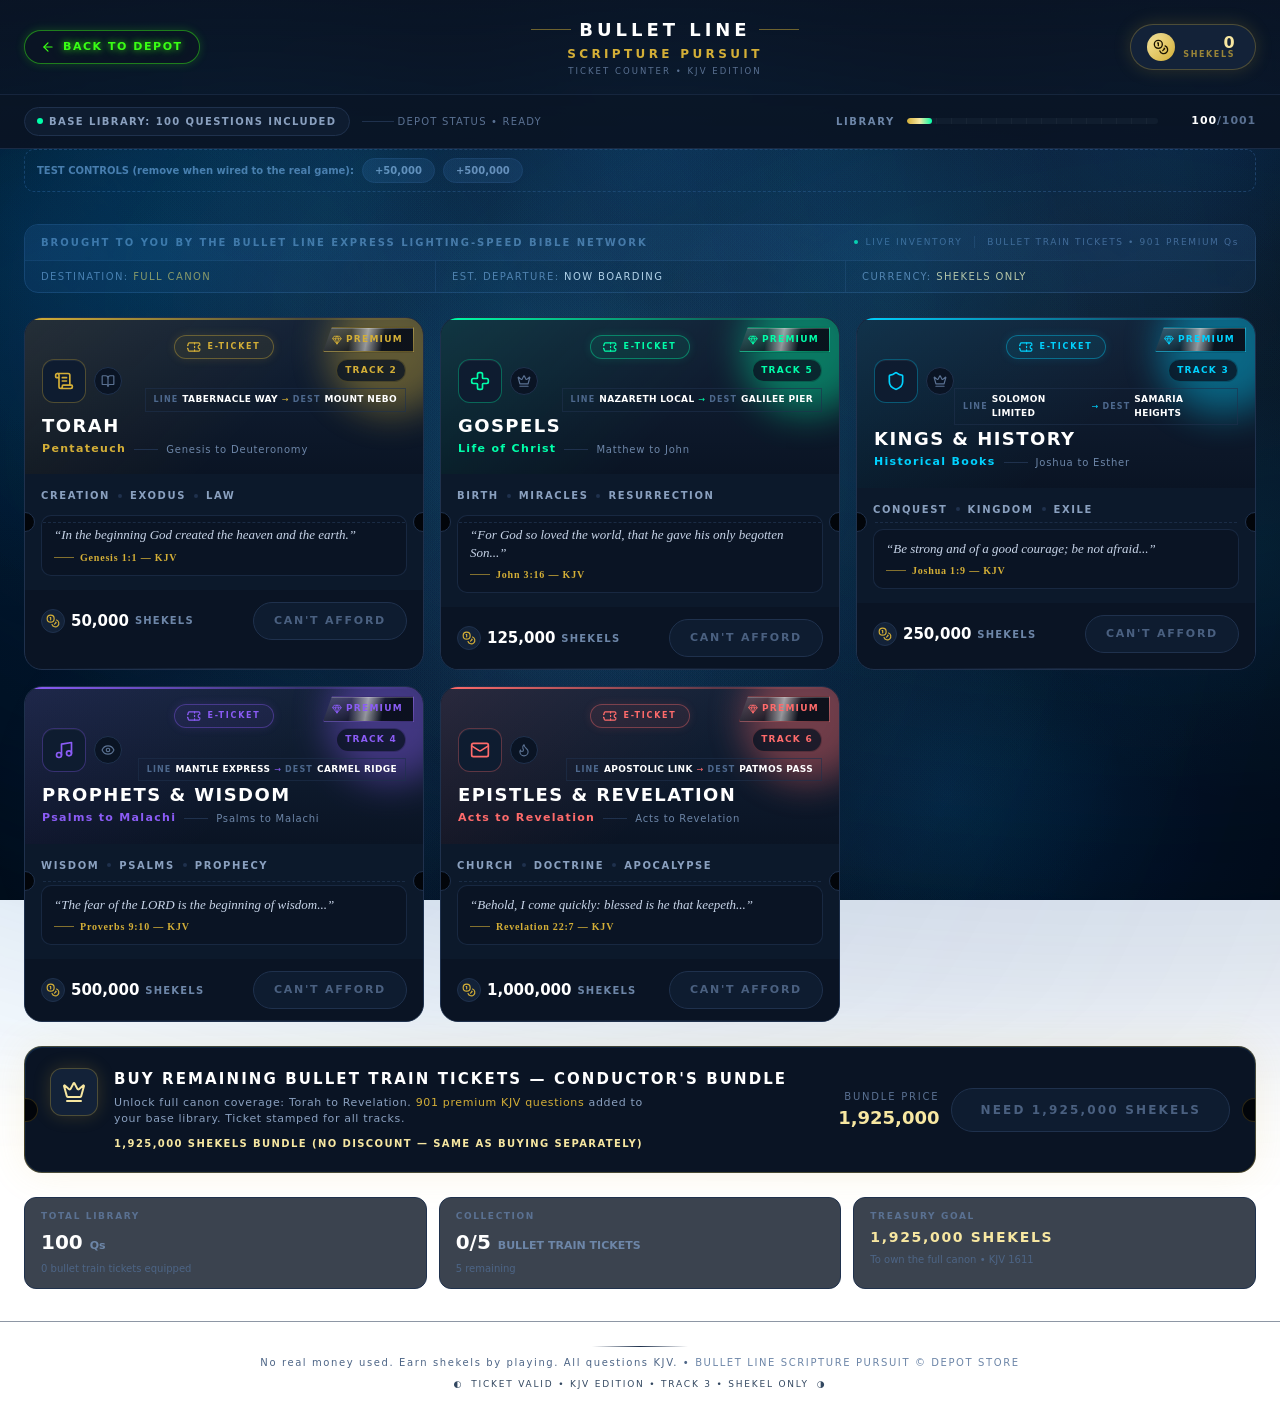
<file: store.html>
<!DOCTYPE html>
<html lang="en">
<head>
  <meta charset="UTF-8">
  <meta name="viewport" content="width=device-width, initial-scale=1">
  <title>Bullet Line: Scripture Pursuit — Store</title>
  <style>*,:after,:before{--tw-border-spacing-x:0;--tw-border-spacing-y:0;--tw-translate-x:0;--tw-translate-y:0;--tw-rotate:0;--tw-skew-x:0;--tw-skew-y:0;--tw-scale-x:1;--tw-scale-y:1;--tw-pan-x: ;--tw-pan-y: ;--tw-pinch-zoom: ;--tw-scroll-snap-strictness:proximity;--tw-gradient-from-position: ;--tw-gradient-via-position: ;--tw-gradient-to-position: ;--tw-ordinal: ;--tw-slashed-zero: ;--tw-numeric-figure: ;--tw-numeric-spacing: ;--tw-numeric-fraction: ;--tw-ring-inset: ;--tw-ring-offset-width:0px;--tw-ring-offset-color:#fff;--tw-ring-color:rgba(59,130,246,.5);--tw-ring-offset-shadow:0 0 #0000;--tw-ring-shadow:0 0 #0000;--tw-shadow:0 0 #0000;--tw-shadow-colored:0 0 #0000;--tw-blur: ;--tw-brightness: ;--tw-contrast: ;--tw-grayscale: ;--tw-hue-rotate: ;--tw-invert: ;--tw-saturate: ;--tw-sepia: ;--tw-drop-shadow: ;--tw-backdrop-blur: ;--tw-backdrop-brightness: ;--tw-backdrop-contrast: ;--tw-backdrop-grayscale: ;--tw-backdrop-hue-rotate: ;--tw-backdrop-invert: ;--tw-backdrop-opacity: ;--tw-backdrop-saturate: ;--tw-backdrop-sepia: ;--tw-contain-size: ;--tw-contain-layout: ;--tw-contain-paint: ;--tw-contain-style: }::backdrop{--tw-border-spacing-x:0;--tw-border-spacing-y:0;--tw-translate-x:0;--tw-translate-y:0;--tw-rotate:0;--tw-skew-x:0;--tw-skew-y:0;--tw-scale-x:1;--tw-scale-y:1;--tw-pan-x: ;--tw-pan-y: ;--tw-pinch-zoom: ;--tw-scroll-snap-strictness:proximity;--tw-gradient-from-position: ;--tw-gradient-via-position: ;--tw-gradient-to-position: ;--tw-ordinal: ;--tw-slashed-zero: ;--tw-numeric-figure: ;--tw-numeric-spacing: ;--tw-numeric-fraction: ;--tw-ring-inset: ;--tw-ring-offset-width:0px;--tw-ring-offset-color:#fff;--tw-ring-color:rgba(59,130,246,.5);--tw-ring-offset-shadow:0 0 #0000;--tw-ring-shadow:0 0 #0000;--tw-shadow:0 0 #0000;--tw-shadow-colored:0 0 #0000;--tw-blur: ;--tw-brightness: ;--tw-contrast: ;--tw-grayscale: ;--tw-hue-rotate: ;--tw-invert: ;--tw-saturate: ;--tw-sepia: ;--tw-drop-shadow: ;--tw-backdrop-blur: ;--tw-backdrop-brightness: ;--tw-backdrop-contrast: ;--tw-backdrop-grayscale: ;--tw-backdrop-hue-rotate: ;--tw-backdrop-invert: ;--tw-backdrop-opacity: ;--tw-backdrop-saturate: ;--tw-backdrop-sepia: ;--tw-contain-size: ;--tw-contain-layout: ;--tw-contain-paint: ;--tw-contain-style: }/*! tailwindcss v3.4.18 | MIT License | https://tailwindcss.com*/*,:after,:before{box-sizing:border-box;border:0 solid #e5e7eb}:after,:before{--tw-content:""}:host,html{line-height:1.5;-webkit-text-size-adjust:100%;-moz-tab-size:4;-o-tab-size:4;tab-size:4;font-family:ui-sans-serif,system-ui,sans-serif,Apple Color Emoji,Segoe UI Emoji,Segoe UI Symbol,Noto Color Emoji;font-feature-settings:normal;font-variation-settings:normal;-webkit-tap-highlight-color:transparent}body{line-height:inherit}hr{height:0;color:inherit;border-top-width:1px}abbr:where([title]){-webkit-text-decoration:underline dotted;text-decoration:underline dotted}h1,h2,h3,h4,h5,h6{font-size:inherit;font-weight:inherit}a{color:inherit;text-decoration:inherit}b,strong{font-weight:bolder}code,kbd,pre,samp{font-family:ui-monospace,SFMono-Regular,Menlo,Monaco,Consolas,Liberation Mono,Courier New,monospace;font-feature-settings:normal;font-variation-settings:normal;font-size:1em}small{font-size:80%}sub,sup{font-size:75%;line-height:0;position:relative;vertical-align:baseline}sub{bottom:-.25em}sup{top:-.5em}table{text-indent:0;border-color:inherit;border-collapse:collapse}button,input,optgroup,select,textarea{font-family:inherit;font-feature-settings:inherit;font-variation-settings:inherit;font-size:100%;font-weight:inherit;line-height:inherit;letter-spacing:inherit;color:inherit;margin:0;padding:0}button,select{text-transform:none}button,input:where([type=button]),input:where([type=reset]),input:where([type=submit]){-webkit-appearance:button;background-color:transparent;background-image:none}:-moz-focusring{outline:auto}:-moz-ui-invalid{box-shadow:none}progress{vertical-align:baseline}::-webkit-inner-spin-button,::-webkit-outer-spin-button{height:auto}[type=search]{-webkit-appearance:textfield;outline-offset:-2px}::-webkit-search-decoration{-webkit-appearance:none}::-webkit-file-upload-button{-webkit-appearance:button;font:inherit}summary{display:list-item}blockquote,dd,dl,figure,h1,h2,h3,h4,h5,h6,hr,p,pre{margin:0}fieldset{margin:0}fieldset,legend{padding:0}menu,ol,ul{list-style:none;margin:0;padding:0}dialog{padding:0}textarea{resize:vertical}input::-moz-placeholder,textarea::-moz-placeholder{opacity:1;color:#9ca3af}input::placeholder,textarea::placeholder{opacity:1;color:#9ca3af}[role=button],button{cursor:pointer}:disabled{cursor:default}audio,canvas,embed,iframe,img,object,svg,video{display:block;vertical-align:middle}img,video{max-width:100%;height:auto}[hidden]:where(:not([hidden=until-found])){display:none}.pointer-events-none{pointer-events:none}.pointer-events-auto{pointer-events:auto}.fixed{position:fixed}.absolute{position:absolute}.relative{position:relative}.sticky{position:sticky}.inset-0{inset:0}.inset-x-0{left:0;right:0}.inset-y-0{top:0;bottom:0}.-left-\[10\%\]{left:-10%}.-right-8{right:-2rem}.-right-\[15\%\]{right:-15%}.-top-8{top:-2rem}.-top-\[15\%\]{top:-15%}.bottom-0{bottom:0}.bottom-5{bottom:1.25rem}.bottom-\[0\%\]{bottom:0}.left-0{left:0}.left-1\/2{left:50%}.left-3{left:.75rem}.left-\[10\%\]{left:10%}.left-\[18px\]{left:18px}.left-\[22px\]{left:22px}.right-0{right:0}.right-\[18px\]{right:18px}.right-\[22px\]{right:22px}.top-0{top:0}.top-1\/2{top:50%}.top-2{top:.5rem}.top-\[20\%\]{top:20%}.top-\[58\%\]{top:58%}.-z-10{z-index:-10}.-z-20{z-index:-20}.z-10{z-index:10}.z-30{z-index:30}.z-50{z-index:50}.mx-1{margin-left:.25rem;margin-right:.25rem}.mx-auto{margin-left:auto;margin-right:auto}.mb-6{margin-bottom:1.5rem}.mt-0\.5{margin-top:.125rem}.mt-1{margin-top:.25rem}.mt-1\.5{margin-top:.375rem}.mt-2{margin-top:.5rem}.mt-3{margin-top:.75rem}.mt-4{margin-top:1rem}.mt-6{margin-top:1.5rem}.line-clamp-2{overflow:hidden;display:-webkit-box;-webkit-box-orient:vertical;-webkit-line-clamp:2}.flex{display:flex}.inline-flex{display:inline-flex}.grid{display:grid}.hidden{display:none}.h-1{height:.25rem}.h-1\.5{height:.375rem}.h-11{height:2.75rem}.h-12{height:3rem}.h-2{height:.5rem}.h-3{height:.75rem}.h-3\.5{height:.875rem}.h-32{height:8rem}.h-4{height:1rem}.h-5{height:1.25rem}.h-6{height:1.5rem}.h-7{height:1.75rem}.h-\[148px\]{height:148px}.h-\[1px\]{height:1px}.h-\[2px\]{height:2px}.h-\[36px\]{height:36px}.h-\[38px\]{height:38px}.h-\[40\%\]{height:40%}.h-\[44px\]{height:44px}.h-\[45\%\]{height:45%}.h-\[55\%\]{height:55%}.h-\[6px\]{height:6px}.h-full{height:100%}.h-px{height:1px}.min-h-screen{min-height:100vh}.w-1{width:.25rem}.w-1\.5{width:.375rem}.w-1\/3{width:33.333333%}.w-11{width:2.75rem}.w-12{width:3rem}.w-2{width:.5rem}.w-24{width:6rem}.w-3\.5{width:.875rem}.w-32{width:8rem}.w-4{width:1rem}.w-5{width:1.25rem}.w-6{width:1.5rem}.w-7{width:1.75rem}.w-8{width:2rem}.w-\[70\%\]{width:70%}.w-\[80\%\]{width:80%}.w-\[90\%\]{width:90%}.w-full{width:100%}.w-px{width:1px}.min-w-\[86px\]{min-width:86px}.max-w-\[1280px\]{max-width:1280px}.max-w-\[560px\]{max-width:560px}.flex-1{flex:1 1 0%}.-translate-x-1\/2{--tw-translate-x:-50%}.-translate-x-1\/2,.-translate-y-1\/2{transform:translate(var(--tw-translate-x),var(--tw-translate-y)) rotate(var(--tw-rotate)) skewX(var(--tw-skew-x)) skewY(var(--tw-skew-y)) scaleX(var(--tw-scale-x)) scaleY(var(--tw-scale-y))}.-translate-y-1\/2{--tw-translate-y:-50%}.translate-x-1\/2{--tw-translate-x:50%}.-skew-x-12,.translate-x-1\/2{transform:translate(var(--tw-translate-x),var(--tw-translate-y)) rotate(var(--tw-rotate)) skewX(var(--tw-skew-x)) skewY(var(--tw-skew-y)) scaleX(var(--tw-scale-x)) scaleY(var(--tw-scale-y))}.-skew-x-12{--tw-skew-x:-12deg}@keyframes pulse{50%{opacity:.5}}.animate-pulse{animation:pulse 2s cubic-bezier(.4,0,.6,1) infinite}.cursor-not-allowed{cursor:not-allowed}.grid-cols-1{grid-template-columns:repeat(1,minmax(0,1fr))}.grid-cols-3{grid-template-columns:repeat(3,minmax(0,1fr))}.flex-col{flex-direction:column}.flex-wrap{flex-wrap:wrap}.place-items-center{place-items:center}.items-start{align-items:flex-start}.items-end{align-items:flex-end}.items-center{align-items:center}.items-baseline{align-items:baseline}.justify-center{justify-content:center}.justify-between{justify-content:space-between}.gap-1{gap:.25rem}.gap-1\.5{gap:.375rem}.gap-2{gap:.5rem}.gap-3{gap:.75rem}.gap-4{gap:1rem}.divide-x>:not([hidden])~:not([hidden]){--tw-divide-x-reverse:0;border-right-width:calc(1px*var(--tw-divide-x-reverse));border-left-width:calc(1px*(1 - var(--tw-divide-x-reverse)))}.divide-\[\#1f314d\]\/60>:not([hidden])~:not([hidden]){border-color:rgba(31,49,77,.6)}.overflow-hidden{overflow:hidden}.overflow-x-hidden{overflow-x:hidden}.rounded{border-radius:.25rem}.rounded-\[10px\]{border-radius:10px}.rounded-\[12px\]{border-radius:12px}.rounded-\[14px\]{border-radius:14px}.rounded-\[17px\]{border-radius:17px}.rounded-\[18px\]{border-radius:18px}.rounded-full{border-radius:9999px}.border{border-width:1px}.border-b{border-bottom-width:1px}.border-t{border-top-width:1px}.border-dashed{border-style:dashed}.border-\[\#00ffaa\]\/30{border-color:rgba(0,255,170,.3)}.border-\[\#00ffaa\]\/40{border-color:rgba(0,255,170,.4)}.border-\[\#1f314d\]{--tw-border-opacity:1;border-color:rgb(31 49 77/var(--tw-border-opacity,1))}.border-\[\#1f314d\]\/50{border-color:rgba(31,49,77,.5)}.border-\[\#1f314d\]\/60{border-color:rgba(31,49,77,.6)}.border-\[\#1f314d\]\/70{border-color:rgba(31,49,77,.7)}.border-\[\#1f314d\]\/80{border-color:rgba(31,49,77,.8)}.border-\[\#d4af37\]\/20{border-color:rgba(212,175,55,.2)}.border-\[\#d4af37\]\/30{border-color:rgba(212,175,55,.3)}.border-\[\#ff6b6b\]\/30{border-color:hsla(0,100%,71%,.3)}.bg-\[\#00ffaa\]{--tw-bg-opacity:1;background-color:rgb(0 255 170/var(--tw-bg-opacity,1))}.bg-\[\#00ffaa\]\/10{background-color:rgba(0,255,170,.1)}.bg-\[\#02050a\]{--tw-bg-opacity:1;background-color:rgb(2 5 10/var(--tw-bg-opacity,1))}.bg-\[\#0a1424\]{--tw-bg-opacity:1;background-color:rgb(10 20 36/var(--tw-bg-opacity,1))}.bg-\[\#0a1424\]\/70{background-color:rgba(10,20,36,.7)}.bg-\[\#0a1424\]\/80{background-color:rgba(10,20,36,.8)}.bg-\[\#0c192b\]{--tw-bg-opacity:1;background-color:rgb(12 25 43/var(--tw-bg-opacity,1))}.bg-\[\#0e1c30\]{--tw-bg-opacity:1;background-color:rgb(14 28 48/var(--tw-bg-opacity,1))}.bg-\[\#0e1c30\]\/90{background-color:rgba(14,28,48,.9)}.bg-\[\#101d2e\]{--tw-bg-opacity:1;background-color:rgb(16 29 46/var(--tw-bg-opacity,1))}.bg-\[\#132238\]{--tw-bg-opacity:1;background-color:rgb(19 34 56/var(--tw-bg-opacity,1))}.bg-\[\#1a1220\]\/90{background-color:rgba(26,18,32,.9)}.bg-\[\#1f314d\]{--tw-bg-opacity:1;background-color:rgb(31 49 77/var(--tw-bg-opacity,1))}.bg-\[\#3a4f6d\]{--tw-bg-opacity:1;background-color:rgb(58 79 109/var(--tw-bg-opacity,1))}.bg-\[\#d4af37\]{--tw-bg-opacity:1;background-color:rgb(212 175 55/var(--tw-bg-opacity,1))}.bg-\[\#d4af37\]\/50{background-color:rgba(212,175,55,.5)}.bg-\[\#d4af37\]\/60{background-color:rgba(212,175,55,.6)}.bg-\[\#ff6b6b\]{--tw-bg-opacity:1;background-color:rgb(255 107 107/var(--tw-bg-opacity,1))}.bg-gradient-to-b{background-image:linear-gradient(to bottom,var(--tw-gradient-stops))}.bg-gradient-to-br{background-image:linear-gradient(to bottom right,var(--tw-gradient-stops))}.bg-gradient-to-r{background-image:linear-gradient(to right,var(--tw-gradient-stops))}.from-\[\#10223b\]{--tw-gradient-from:#10223b var(--tw-gradient-from-position);--tw-gradient-to:rgba(16,34,59,0) var(--tw-gradient-to-position);--tw-gradient-stops:var(--tw-gradient-from),var(--tw-gradient-to)}.from-\[\#f7e7a1\]{--tw-gradient-from:#f7e7a1 var(--tw-gradient-from-position);--tw-gradient-to:hsla(49,84%,80%,0) var(--tw-gradient-to-position);--tw-gradient-stops:var(--tw-gradient-from),var(--tw-gradient-to)}.from-transparent{--tw-gradient-from:transparent var(--tw-gradient-from-position);--tw-gradient-to:transparent var(--tw-gradient-to-position);--tw-gradient-stops:var(--tw-gradient-from),var(--tw-gradient-to)}.via-\[\#0e1c30\]{--tw-gradient-to:rgba(14,28,48,0) var(--tw-gradient-to-position);--tw-gradient-stops:var(--tw-gradient-from),#0e1c30 var(--tw-gradient-via-position),var(--tw-gradient-to)}.via-\[\#1f314d\]{--tw-gradient-to:rgba(31,49,77,0) var(--tw-gradient-to-position);--tw-gradient-stops:var(--tw-gradient-from),#1f314d var(--tw-gradient-via-position),var(--tw-gradient-to)}.via-\[\#1f314d\]\/60{--tw-gradient-to:rgba(31,49,77,0) var(--tw-gradient-to-position);--tw-gradient-stops:var(--tw-gradient-from),rgba(31,49,77,.6) var(--tw-gradient-via-position),var(--tw-gradient-to)}.via-white\/10{--tw-gradient-to:hsla(0,0%,100%,0) var(--tw-gradient-to-position);--tw-gradient-stops:var(--tw-gradient-from),hsla(0,0%,100%,.1) var(--tw-gradient-via-position),var(--tw-gradient-to)}.to-\[\#0a1424\]{--tw-gradient-to:#0a1424 var(--tw-gradient-to-position)}.to-\[\#d4af37\]{--tw-gradient-to:#d4af37 var(--tw-gradient-to-position)}.to-transparent{--tw-gradient-to:transparent var(--tw-gradient-to-position)}.p-4{padding:1rem}.p-\[1px\]{padding:1px}.px-2{padding-left:.5rem;padding-right:.5rem}.px-2\.5{padding-left:.625rem;padding-right:.625rem}.px-3{padding-left:.75rem;padding-right:.75rem}.px-3\.5{padding-left:.875rem;padding-right:.875rem}.px-4{padding-left:1rem;padding-right:1rem}.px-5{padding-left:1.25rem;padding-right:1.25rem}.px-7{padding-left:1.75rem;padding-right:1.75rem}.py-0\.5{padding-top:.125rem;padding-bottom:.125rem}.py-1{padding-top:.25rem;padding-bottom:.25rem}.py-1\.5{padding-top:.375rem;padding-bottom:.375rem}.py-2{padding-top:.5rem;padding-bottom:.5rem}.py-2\.5{padding-top:.625rem;padding-bottom:.625rem}.py-3{padding-top:.75rem;padding-bottom:.75rem}.py-3\.5{padding-top:.875rem;padding-bottom:.875rem}.py-4{padding-top:1rem;padding-bottom:1rem}.py-6{padding-top:1.5rem;padding-bottom:1.5rem}.pr-1{padding-right:.25rem}.text-center{text-align:center}.text-right{text-align:right}.text-\[10px\]{font-size:10px}.text-\[11px\]{font-size:11px}.text-\[12px\]{font-size:12px}.text-\[13px\]{font-size:13px}.text-\[14px\]{font-size:14px}.text-\[15px\]{font-size:15px}.text-\[16px\]{font-size:16px}.text-\[18px\]{font-size:18px}.text-\[20px\]{font-size:20px}.text-\[8\.5px\]{font-size:8.5px}.text-\[8px\]{font-size:8px}.text-\[9px\]{font-size:9px}.font-bold{font-weight:700}.font-extrabold{font-weight:800}.font-medium{font-weight:500}.font-semibold{font-weight:600}.italic{font-style:italic}.leading-\[1\.35\]{line-height:1.35}.leading-\[1\.5\]{line-height:1.5}.leading-none{line-height:1}.tracking-\[0\.04em\]{letter-spacing:.04em}.tracking-\[0\.06em\]{letter-spacing:.06em}.tracking-\[0\.08em\]{letter-spacing:.08em}.tracking-\[0\.12em\]{letter-spacing:.12em}.tracking-\[0\.14em\]{letter-spacing:.14em}.tracking-\[0\.16em\]{letter-spacing:.16em}.tracking-\[0\.18em\]{letter-spacing:.18em}.tracking-\[0\.22em\]{letter-spacing:.22em}.tracking-\[0\.24em\]{letter-spacing:.24em}.tracking-\[0\.28em\]{letter-spacing:.28em}.tracking-\[0\.2em\]{letter-spacing:.2em}.tracking-wide{letter-spacing:.025em}.text-\[\#00ffaa\]{--tw-text-opacity:1;color:rgb(0 255 170/var(--tw-text-opacity,1))}.text-\[\#1a1200\]{--tw-text-opacity:1;color:rgb(26 18 0/var(--tw-text-opacity,1))}.text-\[\#324760\]{--tw-text-opacity:1;color:rgb(50 71 96/var(--tw-text-opacity,1))}.text-\[\#3d5472\]{--tw-text-opacity:1;color:rgb(61 84 114/var(--tw-text-opacity,1))}.text-\[\#4a6080\]{--tw-text-opacity:1;color:rgb(74 96 128/var(--tw-text-opacity,1))}.text-\[\#4d6586\]{--tw-text-opacity:1;color:rgb(77 101 134/var(--tw-text-opacity,1))}.text-\[\#4d688d\]{--tw-text-opacity:1;color:rgb(77 104 141/var(--tw-text-opacity,1))}.text-\[\#5a7192\]{--tw-text-opacity:1;color:rgb(90 113 146/var(--tw-text-opacity,1))}.text-\[\#5f7da0\]{--tw-text-opacity:1;color:rgb(95 125 160/var(--tw-text-opacity,1))}.text-\[\#6d86a8\]{--tw-text-opacity:1;color:rgb(109 134 168/var(--tw-text-opacity,1))}.text-\[\#8aa0bf\]{--tw-text-opacity:1;color:rgb(138 160 191/var(--tw-text-opacity,1))}.text-\[\#b6ffe8\]{--tw-text-opacity:1;color:rgb(182 255 232/var(--tw-text-opacity,1))}.text-\[\#c7d4e8\]{--tw-text-opacity:1;color:rgb(199 212 232/var(--tw-text-opacity,1))}.text-\[\#d4af37\]{--tw-text-opacity:1;color:rgb(212 175 55/var(--tw-text-opacity,1))}.text-\[\#d4af37\]\/70{color:rgba(212,175,55,.7)}.text-\[\#f7e7a1\]{--tw-text-opacity:1;color:rgb(247 231 161/var(--tw-text-opacity,1))}.text-\[\#ffb4b4\]{--tw-text-opacity:1;color:rgb(255 180 180/var(--tw-text-opacity,1))}.text-black{--tw-text-opacity:1;color:rgb(0 0 0/var(--tw-text-opacity,1))}.text-white{--tw-text-opacity:1;color:rgb(255 255 255/var(--tw-text-opacity,1))}.line-through{text-decoration-line:line-through}.opacity-0{opacity:0}.opacity-40{opacity:.4}.opacity-60{opacity:.6}.opacity-\[0\.07\]{opacity:.07}.shadow-\[0_0_18px_rgba\(212\2c 175\2c 55\2c 0\.18\)\]{--tw-shadow:0 0 18px rgba(212,175,55,.18);--tw-shadow-colored:0 0 18px var(--tw-shadow-color);box-shadow:var(--tw-ring-offset-shadow,0 0 #0000),var(--tw-ring-shadow,0 0 #0000),var(--tw-shadow)}.shadow-\[0_0_18px_rgba\(212\2c 175\2c 55\2c 0\.2\)\]{--tw-shadow:0 0 18px rgba(212,175,55,.2);--tw-shadow-colored:0 0 18px var(--tw-shadow-color);box-shadow:var(--tw-ring-offset-shadow,0 0 #0000),var(--tw-ring-shadow,0 0 #0000),var(--tw-shadow)}.shadow-\[0_0_20px_rgba\(212\2c 175\2c 55\2c 0\.25\)\]{--tw-shadow:0 0 20px rgba(212,175,55,.25);--tw-shadow-colored:0 0 20px var(--tw-shadow-color);box-shadow:var(--tw-ring-offset-shadow,0 0 #0000),var(--tw-ring-shadow,0 0 #0000),var(--tw-shadow)}.shadow-\[0_0_28px_rgba\(212\2c 175\2c 55\2c 0\.35\)\]{--tw-shadow:0 0 28px rgba(212,175,55,.35);--tw-shadow-colored:0 0 28px var(--tw-shadow-color);box-shadow:var(--tw-ring-offset-shadow,0 0 #0000),var(--tw-ring-shadow,0 0 #0000),var(--tw-shadow)}.shadow-\[0_0_40px_rgba\(212\2c 175\2c 55\2c 0\.12\)\]{--tw-shadow:0 0 40px rgba(212,175,55,.12);--tw-shadow-colored:0 0 40px var(--tw-shadow-color)}.shadow-\[0_0_40px_rgba\(212\2c 175\2c 55\2c 0\.12\)\],.shadow-\[0_0_8px_\#00ffaa\]{box-shadow:var(--tw-ring-offset-shadow,0 0 #0000),var(--tw-ring-shadow,0 0 #0000),var(--tw-shadow)}.shadow-\[0_0_8px_\#00ffaa\]{--tw-shadow:0 0 8px #0fa;--tw-shadow-colored:0 0 8px var(--tw-shadow-color)}.shadow-\[0_10px_30px_rgba\(0\2c 0\2c 0\2c 0\.5\)\]{--tw-shadow:0 10px 30px rgba(0,0,0,.5);--tw-shadow-colored:0 10px 30px var(--tw-shadow-color);box-shadow:var(--tw-ring-offset-shadow,0 0 #0000),var(--tw-ring-shadow,0 0 #0000),var(--tw-shadow)}.shadow-\[inset_0_1px_0_rgba\(255\2c 255\2c 255\2c 0\.06\)\]{--tw-shadow:inset 0 1px 0 hsla(0,0%,100%,.06);--tw-shadow-colored:inset 0 1px 0 var(--tw-shadow-color)}.shadow-\[inset_0_1px_0_rgba\(255\2c 255\2c 255\2c 0\.06\)\],.shadow-inner{box-shadow:var(--tw-ring-offset-shadow,0 0 #0000),var(--tw-ring-shadow,0 0 #0000),var(--tw-shadow)}.shadow-inner{--tw-shadow:inset 0 2px 4px 0 rgba(0,0,0,.05);--tw-shadow-colored:inset 0 2px 4px 0 var(--tw-shadow-color)}.blur-\[110px\]{--tw-blur:blur(110px)}.blur-\[110px\],.blur-\[18px\]{filter:var(--tw-blur) var(--tw-brightness) var(--tw-contrast) var(--tw-grayscale) var(--tw-hue-rotate) var(--tw-invert) var(--tw-saturate) var(--tw-sepia) var(--tw-drop-shadow)}.blur-\[18px\]{--tw-blur:blur(18px)}.blur-\[80px\]{--tw-blur:blur(80px)}.blur-\[80px\],.blur-\[90px\]{filter:var(--tw-blur) var(--tw-brightness) var(--tw-contrast) var(--tw-grayscale) var(--tw-hue-rotate) var(--tw-invert) var(--tw-saturate) var(--tw-sepia) var(--tw-drop-shadow)}.blur-\[90px\]{--tw-blur:blur(90px)}.filter{filter:var(--tw-blur) var(--tw-brightness) var(--tw-contrast) var(--tw-grayscale) var(--tw-hue-rotate) var(--tw-invert) var(--tw-saturate) var(--tw-sepia) var(--tw-drop-shadow)}.backdrop-blur-xl{--tw-backdrop-blur:blur(24px);backdrop-filter:var(--tw-backdrop-blur) var(--tw-backdrop-brightness) var(--tw-backdrop-contrast) var(--tw-backdrop-grayscale) var(--tw-backdrop-hue-rotate) var(--tw-backdrop-invert) var(--tw-backdrop-opacity) var(--tw-backdrop-saturate) var(--tw-backdrop-sepia)}.transition{transition-property:color,background-color,border-color,text-decoration-color,fill,stroke,opacity,box-shadow,transform,filter,backdrop-filter;transition-timing-function:cubic-bezier(.4,0,.2,1);transition-duration:.15s}.transition-all{transition-property:all;transition-timing-function:cubic-bezier(.4,0,.2,1);transition-duration:.15s}.transition-opacity{transition-property:opacity;transition-timing-function:cubic-bezier(.4,0,.2,1);transition-duration:.15s}.duration-300{transition-duration:.3s}.duration-500{transition-duration:.5s}.duration-700{transition-duration:.7s}.ease-in-out{transition-timing-function:cubic-bezier(.4,0,.2,1)}#root,body,html{min-height:100%}body{margin:0;font-family:Inter,ui-sans-serif,system-ui,-apple-system,BlinkMacSystemFont,Segoe UI,sans-serif}[role=button]:not([aria-disabled=true]),button:not(:disabled),label[for],select:not(:disabled),summary{cursor:pointer}.selection\:bg-\[\#d4af37\]\/30 ::-moz-selection{background-color:rgba(212,175,55,.3)}.selection\:bg-\[\#d4af37\]\/30 ::selection{background-color:rgba(212,175,55,.3)}.selection\:bg-\[\#d4af37\]\/30::-moz-selection{background-color:rgba(212,175,55,.3)}.selection\:bg-\[\#d4af37\]\/30::selection{background-color:rgba(212,175,55,.3)}.hover\:border-\[\#2a4166\]:hover{--tw-border-opacity:1;border-color:rgb(42 65 102/var(--tw-border-opacity,1))}.hover\:text-white:hover{--tw-text-opacity:1;color:rgb(255 255 255/var(--tw-text-opacity,1))}.hover\:shadow-\[0_0_28px_rgba\(212\2c 175\2c 55\2c 0\.4\)\]:hover{--tw-shadow:0 0 28px rgba(212,175,55,.4);--tw-shadow-colored:0 0 28px var(--tw-shadow-color);box-shadow:var(--tw-ring-offset-shadow,0 0 #0000),var(--tw-ring-shadow,0 0 #0000),var(--tw-shadow)}.hover\:shadow-\[0_0_36px_rgba\(212\2c 175\2c 55\2c 0\.5\)\]:hover{--tw-shadow:0 0 36px rgba(212,175,55,.5);--tw-shadow-colored:0 0 36px var(--tw-shadow-color);box-shadow:var(--tw-ring-offset-shadow,0 0 #0000),var(--tw-ring-shadow,0 0 #0000),var(--tw-shadow)}.active\:scale-\[0\.98\]:active{--tw-scale-x:0.98;--tw-scale-y:0.98}.active\:scale-\[0\.98\]:active,.group:hover .group-hover\:-translate-x-0\.5{transform:translate(var(--tw-translate-x),var(--tw-translate-y)) rotate(var(--tw-rotate)) skewX(var(--tw-skew-x)) skewY(var(--tw-skew-y)) scaleX(var(--tw-scale-x)) scaleY(var(--tw-scale-y))}.group:hover .group-hover\:-translate-x-0\.5{--tw-translate-x:-0.125rem}.group:hover .group-hover\:opacity-100{opacity:1}@media (min-width:640px){.sm\:grid-cols-2{grid-template-columns:repeat(2,minmax(0,1fr))}}@media (min-width:768px){.md\:mt-0{margin-top:0}.md\:flex{display:flex}.md\:grid{display:grid}.md\:hidden{display:none}.md\:w-10{width:2.5rem}.md\:w-\[420px\]{width:420px}.md\:flex-row{flex-direction:row}.md\:items-center{align-items:center}.md\:justify-between{justify-content:space-between}.md\:px-4{padding-left:1rem;padding-right:1rem}.md\:px-6{padding-left:1.5rem;padding-right:1.5rem}.md\:py-4{padding-top:1rem;padding-bottom:1rem}.md\:py-5{padding-top:1.25rem;padding-bottom:1.25rem}.md\:py-8{padding-top:2rem;padding-bottom:2rem}.md\:text-\[12px\]{font-size:12px}.md\:text-\[15px\]{font-size:15px}.md\:text-\[18px\]{font-size:18px}}@media (min-width:1024px){.lg\:grid-cols-3{grid-template-columns:repeat(3,minmax(0,1fr))}}
@import url('https://fonts.googleapis.com/css2?family=Montserrat:wght@400;500;600;700;800&family=Playfair+Display:ital,wght@0,400;0,600;1,400;1,600&display=swap');
*{font-family:"Montserrat",system-ui,sans-serif}
.playfair{font-family:"Playfair Display",serif}
@keyframes fogDrift1 { 0%{transform:translateX(-10%) translateY(0) scale(1)} 50%{transform:translateX(5%) translateY(-6%) scale(1.05)} 100%{transform:translateX(-10%) translateY(0) scale(1)} }
@keyframes fogDrift2 { 0%{transform:translateX(8%) translateY(2%) scale(1.02)} 50%{transform:translateX(-4%) translateY(4%) scale(1)} 100%{transform:translateX(8%) translateY(2%) scale(1.02)} }
@keyframes sheen { 0%{transform:translateX(-100%)} 100%{transform:translateX(200%)} }
@keyframes shake { 0%,100%{transform:translateX(0)} 20%,60%{transform:translateX(-5px)} 40%,80%{transform:translateX(5px)} }
@keyframes flyCoin { 0%{transform:translate(0,0) scale(1) rotate(0deg); opacity:1} 70%{opacity:1} 100%{transform:translate(var(--tx), var(--ty)) scale(0.2) rotate(720deg); opacity:0} }
@keyframes trackMove { 0%{background-position:0 0} 100%{background-position:0 40px} }
@keyframes ticketBadgePulse { 0%,100%{transform:scale(1); filter:brightness(1)} 50%{transform:scale(1.05); filter:brightness(1.3)} }
.shake{animation:shake 0.45s ease}
.ticket-badge{animation:ticketBadgePulse 2.6s ease-in-out infinite}
.premium-badge{position:absolute;top:9px;right:9px;z-index:25;display:inline-flex;align-items:center;gap:4px;padding:5px 10px 5px 8px;clip-path:polygon(9px 0,100% 0,100% 100%,0 100%);background:linear-gradient(150deg,rgba(255,255,255,0.16) 0%,rgba(8,14,25,0.94) 60%);box-shadow:0 3px 10px rgba(0,0,0,0.55),inset 0 1px 0 rgba(255,255,255,0.2);overflow:hidden}
.premium-badge::before{content:"";position:absolute;inset:0;background:linear-gradient(100deg,transparent 30%,rgba(255,255,255,0.55) 48%,transparent 66%);animation:sheen 4.5s ease-in-out infinite}
.premium-badge span{position:relative;z-index:1;display:inline-flex;align-items:center;gap:4px;font-size:9px;font-weight:900;letter-spacing:0.14em}
.premium-badge svg{width:10px;height:10px}

/* Fog background — copied verbatim from the game's styles.css so the store
   matches exactly (same canvas particle system + same two blur layers). */
#fog-canvas {
  position: fixed; top: 0; left: 0; width: 100vw; height: 100vh;
  pointer-events: none; z-index: 0;
}
.fog-layer-1, .fog-layer-2 {
  position: fixed; top: -20%; left: -50%; width: 200%; height: 140%;
  pointer-events: none; z-index: 0;
}
.fog-layer-1 {
  background: radial-gradient(circle at 30% 50%, rgba(0, 150, 255, 0.08) 0%, rgba(0, 80, 180, 0.04) 45%, transparent 70%);
  animation: fogFast 20s linear infinite alternate;
  filter: blur(40px);
}
.fog-layer-2 {
  background: radial-gradient(ellipse at 70% 40%, rgba(70, 130, 180, 0.12) 0%, rgba(0, 50, 120, 0.15) 55%, transparent 80%);
  animation: fogSlow 35s ease-in-out infinite alternate;
  filter: blur(60px);
}
@keyframes fogFast {
  0% { transform: translateX(-8%) translateY(-4%) rotate(0deg); }
  100% { transform: translateX(6%) translateY(5%) rotate(1.5deg); }
}
@keyframes fogSlow {
  0% { transform: translateX(4%) scale(1); }
  100% { transform: translateX(-8%) scale(1.15); }
}

/* Back to Depot link — neon green default, neon blue on hover */
.back-to-depot-link {
  color: #39ff14;
  border-color: rgba(57, 255, 20, 0.45);
  text-shadow: 0 0 6px rgba(57, 255, 20, 0.7), 0 0 14px rgba(57, 255, 20, 0.4);
  box-shadow: 0 0 10px rgba(57, 255, 20, 0.2);
}
.back-to-depot-link:hover {
  color: #00bfff;
  border-color: rgba(0, 191, 255, 0.6);
  text-shadow: 0 0 6px rgba(0, 191, 255, 0.85), 0 0 16px rgba(0, 191, 255, 0.55);
  box-shadow: 0 0 14px rgba(0, 191, 255, 0.3);
}
</style>
</head>
<body>
  <div class="relative min-h-screen w-full overflow-x-hidden text-white selection:bg-[#d4af37]/30">

    <!-- Background: matches the game's fog theme exactly (same body gradient,
         same two CSS blur fog layers, same canvas particle system) -->
    <div class="fixed inset-0 -z-20" style="background:radial-gradient(circle at 50% 20%, #0a1322 0%, #02050a 85%)"></div>
    <canvas id="fog-canvas"></canvas>
    <div class="fog-layer-1"></div>
    <div class="fog-layer-2"></div>

    <!-- Header -->
    <header class="sticky top-0 z-30 border-b border-[#1f314d]/80 backdrop-blur-xl" style="background:linear-gradient(180deg, rgba(10,20,36,0.92) 0%, rgba(10,20,36,0.75) 100%)">
      <div class="mx-auto flex max-w-[1280px] items-center justify-between gap-3 px-4 py-3 md:px-6 md:py-4">
        <a href="index.html" class="back-to-depot-link group flex items-center gap-2 rounded-full border bg-[#0a1424] px-3 py-2 text-[11px] font-bold tracking-[0.14em] no-underline transition md:px-4">
          <svg xmlns="http://www.w3.org/2000/svg" width="24" height="24" viewBox="0 0 24 24" fill="none" stroke="currentColor" stroke-width="2" stroke-linecap="round" stroke-linejoin="round" class="lucide h-3.5 w-3.5 transition group-hover:-translate-x-0.5"><path d="m12 19-7-7 7-7"/><path d="M19 12H5"/></svg>
          BACK TO DEPOT
        </a>
        <div class="flex flex-col items-center text-center">
          <div class="flex items-center gap-2">
            <div class="h-[1px] w-6 bg-[#d4af37]/50 md:w-10"></div>
            <h1 class="text-[16px] font-extrabold tracking-[0.22em] text-white md:text-[18px]">BULLET LINE</h1>
            <div class="h-[1px] w-6 bg-[#d4af37]/50 md:w-10"></div>
          </div>
          <div class="mt-0.5 flex items-baseline gap-2">
            <span class="text-[11px] font-semibold tracking-[0.28em] text-[#d4af37] md:text-[12px]">SCRIPTURE PURSUIT</span>
          </div>
          <span class="mt-0.5 text-[8.5px] font-medium tracking-[0.24em] text-[#5a7192]">TICKET COUNTER &bull; KJV EDITION</span>
        </div>
        <div id="coinWrap" class="relative flex items-center gap-2 rounded-full border border-[#d4af37]/30 bg-[#132238] px-3 py-2 shadow-[0_0_18px_rgba(212,175,55,0.18)] md:px-4">
          <div class="grid h-7 w-7 place-items-center rounded-full bg-gradient-to-br from-[#f7e7a1] to-[#d4af37] text-[#1a1200] shadow-inner">
            <svg xmlns="http://www.w3.org/2000/svg" width="24" height="24" viewBox="0 0 24 24" fill="none" stroke="currentColor" stroke-width="2" stroke-linecap="round" stroke-linejoin="round" class="lucide h-4 w-4"><circle cx="8" cy="8" r="6"/><path d="M18.09 10.37A6 6 0 1 1 10.34 18"/><path d="M7 6h1v4"/><path d="m16.71 13.88.7.71-2.82 2.82"/></svg>
          </div>
          <div class="pr-1 text-right leading-none">
            <div id="shekelAmount" class="text-[16px] font-extrabold tracking-wide text-[#f7e7a1]">0</div>
            <div class="text-[8px] font-bold tracking-[0.2em] text-[#d4af37]/70">SHEKELS</div>
          </div>
        </div>
      </div>

      <div class="border-t border-[#1f314d]/60 bg-[#0a1424]/70">
        <div class="mx-auto flex max-w-[1280px] flex-col items-start justify-between gap-3 px-4 py-3 md:flex-row md:items-center md:px-6">
          <div class="flex items-center gap-3">
            <span class="inline-flex items-center gap-1.5 rounded-full border border-[#1f314d] bg-[#0e1c30] px-3 py-1.5 text-[10px] font-bold tracking-[0.14em] text-[#8aa0bf]">
              <span class="h-1.5 w-1.5 animate-pulse rounded-full bg-[#00ffaa]"></span>
              BASE LIBRARY: 100 QUESTIONS INCLUDED
            </span>
            <span class="hidden items-center gap-1 text-[10px] tracking-[0.12em] text-[#5a7192] md:flex">
              <span class="h-px w-8 bg-[#1f314d]"></span>
              DEPOT STATUS &bull; READY
            </span>
          </div>
          <div class="flex w-full items-center gap-3 md:w-[420px]">
            <div class="text-[10px] font-semibold tracking-[0.16em] text-[#6d86a8]">LIBRARY</div>
            <div class="relative h-[6px] flex-1 overflow-hidden rounded-full bg-[#101d2e]">
              <div id="progressBar" class="absolute inset-y-0 left-0 rounded-full transition-all duration-700" style="width:0%; background:linear-gradient(90deg,#d4af37,#f7e7a1 50%,#00ffaa)"></div>
              <div class="absolute inset-0 opacity-60" style="background:repeating-linear-gradient(90deg, transparent 0 14px, rgba(255,255,255,0.06) 14px 15px)"></div>
            </div>
            <div id="libCount" class="min-w-[86px] text-right text-[11px] font-bold tracking-[0.08em] text-white">100<span class="text-[#5a7192]">/1000</span></div>
          </div>
        </div>
      </div>
    </header>

    <!-- Dev-only test controls: remove once wired to the real game -->
    <div class="mx-auto max-w-[1280px] px-4 pt-4 md:px-6">
      <div class="flex flex-wrap items-center gap-2 rounded-[10px] border border-dashed border-[#1f314d] bg-[#0a1424]/60 px-3 py-2 text-[10px] tracking-[0.1em] text-[#5a7192]">
        <span class="font-bold text-[#6d86a8]">TEST CONTROLS (remove when wired to the real game):</span>
        <button id="debugAdd50k" class="rounded-full border border-[#1f314d] bg-[#132238] px-3 py-1 font-bold text-[#8aa0bf] hover:text-white">+50,000</button>
        <button id="debugAdd500k" class="rounded-full border border-[#1f314d] bg-[#132238] px-3 py-1 font-bold text-[#8aa0bf] hover:text-white">+500,000</button>
      </div>
    </div>

    <!-- Main -->
    <main class="mx-auto max-w-[1280px] px-4 py-6 md:px-6 md:py-8">
      <div class="mb-6 overflow-hidden rounded-[14px] border border-[#1f314d] bg-[#0a1424]">
        <div class="flex flex-wrap items-center justify-between gap-2 border-b border-[#1f314d]/70 bg-[#0e1c30] px-4 py-2.5">
          <div class="flex items-center gap-2 text-[10px] font-bold tracking-[0.2em] text-[#5f7da0]">
            BROUGHT TO YOU BY THE BULLET LINE EXPRESS LIGHTING-SPEED BIBLE NETWORK
          </div>
          <div class="flex items-center gap-2 text-[9px] tracking-[0.18em] text-[#4d688d]">
            <span class="h-1 w-1 rounded-full bg-[#00ffaa]"></span>
            LIVE INVENTORY
            <span class="mx-1 h-3 w-px bg-[#1f314d]"></span>
            BULLET TRAIN TICKETS &bull; 901 PREMIUM Qs
          </div>
        </div>
        <div class="grid grid-cols-3 divide-x divide-[#1f314d]/60 text-[10px]">
          <div class="px-4 py-2 tracking-[0.14em] text-[#6d86a8]">DESTINATION: <span class="text-[#d4af37]">FULL CANON</span></div>
          <div class="px-4 py-2 tracking-[0.14em] text-[#6d86a8]">EST. DEPARTURE: <span class="text-white">NOW BOARDING</span></div>
          <div class="px-4 py-2 tracking-[0.14em] text-[#6d86a8]">CURRENCY: <span class="text-[#f7e7a1]">SHEKELS ONLY</span></div>
        </div>
      </div>

      <div id="packsGrid" class="grid grid-cols-1 gap-4 sm:grid-cols-2 lg:grid-cols-3"></div>

      <!-- Bundle banner -->
      <div class="mt-6 overflow-hidden rounded-[18px] border border-[#d4af37]/30 bg-gradient-to-br from-[#10223b] via-[#0e1c30] to-[#0a1424] p-[1px] shadow-[0_0_40px_rgba(212,175,55,0.12)]">
        <div class="relative rounded-[17px] bg-[#0a1424] px-4 py-4 md:flex md:items-center md:justify-between md:px-6 md:py-5">
          <div class="pointer-events-none absolute left-0 top-1/2 h-6 w-6 -translate-x-1/2 -translate-y-1/2 rounded-full bg-[#02050a] border border-[#d4af37]/20"></div>
          <div class="pointer-events-none absolute right-0 top-1/2 h-6 w-6 translate-x-1/2 -translate-y-1/2 rounded-full bg-[#02050a] border border-[#d4af37]/20"></div>
          <div class="flex items-start gap-4">
            <div class="hidden h-12 w-12 place-items-center rounded-[12px] border border-[#d4af37]/30 bg-[#132238] text-[#f7e7a1] shadow-[0_0_18px_rgba(212,175,55,0.2)] md:grid">
              <svg xmlns="http://www.w3.org/2000/svg" width="24" height="24" viewBox="0 0 24 24" fill="none" stroke="currentColor" stroke-width="2" stroke-linecap="round" stroke-linejoin="round" class="lucide h-6 w-6"><path d="M11.562 3.266a.5.5 0 0 1 .876 0L15.39 8.87a1 1 0 0 0 1.516.294L21.183 5.5a.5.5 0 0 1 .798.519l-2.834 10.246a1 1 0 0 1-.956.734H5.81a1 1 0 0 1-.957-.734L2.02 6.02a.5.5 0 0 1 .798-.519l4.276 3.664a1 1 0 0 0 1.516-.294z"/><path d="M5 21h14"/></svg>
            </div>
            <div>
              <div class="flex flex-wrap items-center gap-2">
                <h4 id="bundleTitle" class="text-[14px] font-extrabold tracking-[0.14em] text-white md:text-[15px]">BUY ALL BULLET TRAIN TICKETS &mdash; CONDUCTOR'S BUNDLE</h4>
              </div>
              <p class="mt-1 max-w-[560px] text-[11px] leading-[1.5] tracking-[0.06em] text-[#8aa0bf]">
                Unlock full canon coverage: Torah to Revelation. <span class="text-[#d4af37]">901 premium KJV questions</span> added to your base library. Ticket stamped for all tracks.
              </p>
              <div class="mt-2 flex items-center gap-2 text-[10px] tracking-[0.14em]">
                <span id="bundlePriceLine" class="font-bold text-[#f7e7a1]">1,925,000 SHEKELS BUNDLE</span>
              </div>
            </div>
          </div>
          <div class="mt-4 flex items-center gap-3 md:mt-0">
            <div class="hidden flex-col items-end md:flex">
              <span id="bundleStatLabel" class="text-[10px] tracking-[0.18em] text-[#5a7192]">BUNDLE PRICE</span>
              <span id="bundleStatValue" class="text-[18px] font-extrabold text-[#f7e7a1]">1,925,000</span>
            </div>
            <button id="bundleBtn" class="inline-flex h-[44px] items-center justify-center gap-2 rounded-full px-7 text-[12px] font-extrabold tracking-[0.18em] transition-all active:scale-[0.98]"></button>
          </div>
          <div class="pointer-events-none absolute bottom-0 left-[22px] right-[22px] border-t border-dashed border-[#1f314d]/50 md:hidden"></div>
        </div>
      </div>

      <!-- Stats -->
      <div class="mt-6 grid grid-cols-3 gap-3">
        <div class="rounded-[12px] border border-[#1f314d] bg-[#0a1424]/80 px-4 py-3">
          <div class="text-[9px] font-bold tracking-[0.18em] text-[#5a7192]">TOTAL LIBRARY</div>
          <div id="statLibraryValue" class="mt-1 text-[20px] font-extrabold text-white">100 <span class="text-[11px] font-semibold text-[#6d86a8]">Qs</span></div>
          <div id="statLibrarySub" class="mt-1 text-[10px] text-[#4d6586]">0 bullet train tickets equipped</div>
        </div>
        <div class="rounded-[12px] border border-[#1f314d] bg-[#0a1424]/80 px-4 py-3">
          <div class="text-[9px] font-bold tracking-[0.18em] text-[#5a7192]">COLLECTION</div>
          <div id="statCollectionValue" class="mt-1 text-[20px] font-extrabold text-white">0/5 <span class="text-[11px] font-semibold text-[#6d86a8]">BULLET TRAIN TICKETS</span></div>
          <div id="statCollectionSub" class="mt-1 text-[10px] text-[#4d6586]">5 remaining</div>
        </div>
        <div class="rounded-[12px] border border-[#1f314d] bg-[#0a1424]/80 px-4 py-3">
          <div class="text-[9px] font-bold tracking-[0.18em] text-[#5a7192]">TREASURY GOAL</div>
          <div class="mt-1 text-[14px] font-bold tracking-[0.12em] text-[#f7e7a1]">1,925,000 SHEKELS</div>
          <div class="mt-1 text-[10px] text-[#4d6586]">To own the full canon &bull; KJV 1611</div>
        </div>
      </div>
    </main>

    <footer class="mx-auto max-w-[1280px] border-t border-[#1f314d]/50 px-4 py-6 text-center md:px-6">
      <div class="flex flex-col items-center gap-2">
        <div class="h-px w-24 bg-gradient-to-r from-transparent via-[#1f314d] to-transparent"></div>
        <p class="text-[10px] font-medium tracking-[0.16em] text-[#4d6586]">
          No real money used. Earn shekels by playing. All questions KJV. &bull; <span class="text-[#6d86a8]">BULLET LINE SCRIPTURE PURSUIT &copy; DEPOT STORE</span>
        </p>
        <div class="flex items-center gap-2 text-[9px] tracking-[0.2em] text-[#324760]">
          <span>&#9680;</span> TICKET VALID &bull; KJV EDITION &bull; TRACK 3 &bull; SHEKEL ONLY <span>&#9681;</span>
        </div>
      </div>
    </footer>

    <div id="toast" class="pointer-events-none fixed bottom-5 left-1/2 z-50 flex -translate-x-1/2 flex-col items-center gap-2"></div>
  </div>
</body>
<script>
// Exact lucide-react icon path data used by the original store build.
const ICONS = {
  ArrowLeft: '<path d="m12 19-7-7 7-7"/><path d="M19 12H5"/>',
  BookOpen: '<path d="M12 7v14"/><path d="M3 18a1 1 0 0 1-1-1V4a1 1 0 0 1 1-1h5a4 4 0 0 1 4 4 4 4 0 0 1 4-4h5a1 1 0 0 1 1 1v13a1 1 0 0 1-1 1h-6a3 3 0 0 0-3 3 3 3 0 0 0-3-3z"/>',
  Check: '<path d="M20 6 9 17l-5-5"/>',
  Coins: '<circle cx="8" cy="8" r="6"/><path d="M18.09 10.37A6 6 0 1 1 10.34 18"/><path d="M7 6h1v4"/><path d="m16.71 13.88.7.71-2.82 2.82"/>',
  Cross: '<path d="M4 9a2 2 0 0 0-2 2v2a2 2 0 0 0 2 2h4a1 1 0 0 1 1 1v4a2 2 0 0 0 2 2h2a2 2 0 0 0 2-2v-4a1 1 0 0 1 1-1h4a2 2 0 0 0 2-2v-2a2 2 0 0 0-2-2h-4a1 1 0 0 1-1-1V4a2 2 0 0 0-2-2h-2a2 2 0 0 0-2 2v4a1 1 0 0 1-1 1z"/>',
  Crown: '<path d="M11.562 3.266a.5.5 0 0 1 .876 0L15.39 8.87a1 1 0 0 0 1.516.294L21.183 5.5a.5.5 0 0 1 .798.519l-2.834 10.246a1 1 0 0 1-.956.734H5.81a1 1 0 0 1-.957-.734L2.02 6.02a.5.5 0 0 1 .798-.519l4.276 3.664a1 1 0 0 0 1.516-.294z"/><path d="M5 21h14"/>',
  Eye: '<path d="M2.062 12.348a1 1 0 0 1 0-.696 10.75 10.75 0 0 1 19.876 0 1 1 0 0 1 0 .696 10.75 10.75 0 0 1-19.876 0"/><circle cx="12" cy="12" r="3"/>',
  Flame: '<path d="M8.5 14.5A2.5 2.5 0 0 0 11 12c0-1.38-.5-2-1-3-1.072-2.143-.224-4.054 2-6 .5 2.5 2 4.9 4 6.5 2 1.6 3 3.5 3 5.5a7 7 0 1 1-14 0c0-1.153.433-2.294 1-3a2.5 2.5 0 0 0 2.5 2.5z"/>',
  Mail: '<rect width="20" height="16" x="2" y="4" rx="2"/><path d="m22 7-8.97 5.7a1.94 1.94 0 0 1-2.06 0L2 7"/>',
  Music: '<path d="M9 18V5l12-2v13"/><circle cx="6" cy="18" r="3"/><circle cx="18" cy="16" r="3"/>',
  ScrollText: '<path d="M15 12h-5"/><path d="M15 8h-5"/><path d="M19 17V5a2 2 0 0 0-2-2H4"/><path d="M8 21h12a2 2 0 0 0 2-2v-1a1 1 0 0 0-1-1H11a1 1 0 0 0-1 1v1a2 2 0 1 1-4 0V5a2 2 0 1 0-4 0v2a1 1 0 0 0 1 1h3"/>',
  Shield: '<path d="M20 13c0 5-3.5 7.5-7.66 8.95a1 1 0 0 1-.67-.01C7.5 20.5 4 18 4 13V6a1 1 0 0 1 1-1c2 0 4.5-1.2 6.24-2.72a1.17 1.17 0 0 1 1.52 0C14.51 3.81 17 5 19 5a1 1 0 0 1 1 1z"/>',
  Sparkles: '<path d="M9.937 15.5A2 2 0 0 0 8.5 14.063l-6.135-1.582a.5.5 0 0 1 0-.962L8.5 9.936A2 2 0 0 0 9.937 8.5l1.582-6.135a.5.5 0 0 1 .962 0L14.063 8.5A2 2 0 0 0 15.5 9.937l6.135 1.581a.5.5 0 0 1 0 .964L15.5 14.063a2 2 0 0 0-1.437 1.437l-1.582 6.135a.5.5 0 0 1-.963 0z"/><path d="M20 3v4"/><path d="M22 5h-4"/><path d="M4 17v2"/><path d="M5 18H3"/>',
  Gem: '<path d="M6 3h12l4 6-10 13L2 9Z"/><path d="M11 3 8 9l4 13 4-13-3-6"/><path d="M2 9h20"/>',
  Ticket: '<path d="M2 9a3 3 0 1 0 0 6v2a2 2 0 0 0 2 2h16a2 2 0 0 0 2-2v-2a3 3 0 1 1 0-6V7a2 2 0 0 0-2-2H4a2 2 0 0 0-2 2Z"/><path d="M13 5v2"/><path d="M13 17v2"/><path d="M13 11v2"/>',
  Zap: '<path d="M4 14a1 1 0 0 1-.78-1.63l9.9-10.2a.5.5 0 0 1 .86.46l-1.92 6.02A1 1 0 0 0 13 10h7a1 1 0 0 1 .78 1.63l-9.9 10.2a.5.5 0 0 1-.86-.46l1.92-6.02A1 1 0 0 0 11 14z"/>'
};

function icon(name, cls) {
  return `<svg xmlns="http://www.w3.org/2000/svg" width="24" height="24" viewBox="0 0 24 24" fill="none" stroke="currentColor" stroke-width="2" stroke-linecap="round" stroke-linejoin="round" class="lucide ${cls || ''}">${ICONS[name]}</svg>`;
}

// ============================================================================
// BULLET LINE: SCRIPTURE PURSUIT — Store
//
// ECONOMY (per the pricing plan):
//   - 100 free questions  = up to 100,000 Shekels earnable before any purchase
//   - 901 paid questions across 5 packs (counts vary by pack, per the actual
//     KJV question bank — not a flat 180 each)
//   - Balanced pricing so Pack 1 unlocks fairly quickly, Pack 5 is a
//     long-term "prestige" goal. Total treasury to own everything: 1,925,000.
// ============================================================================

const FREE_QUESTIONS = 100;
const TOTAL_QUESTIONS = 1001; // 100 free + 901 paid, across 5 packs of varying size

const PACKS = [
  {
    id: "torah", name: "TORAH", tagline: "Pentateuch", range: "Genesis to Deuteronomy",
    count: 194, price: 50000, line: "TABERNACLE WAY", destination: "MOUNT NEBO", trk: "2",
    accent: "#d4af37", accentSoft: "rgba(212,175,55,0.15)",
    topics: ["Creation", "Exodus", "Law"],
    verse: "In the beginning God created the heaven and the earth.", ref: "Genesis 1:1",
    icon: "ScrollText", secondaryIcon: "BookOpen"
  },
  {
    id: "gospels", name: "GOSPELS", tagline: "Life of Christ", range: "Matthew to John",
    count: 234, price: 125000, line: "NAZARETH LOCAL", destination: "GALILEE PIER", trk: "5",
    accent: "#00ffaa", accentSoft: "rgba(0,255,170,0.12)",
    topics: ["Birth", "Miracles", "Resurrection"],
    verse: "For God so loved the world, that he gave his only begotten Son...", ref: "John 3:16",
    icon: "Cross", secondaryIcon: "Crown"
  },
  {
    id: "kings", name: "KINGS & HISTORY", tagline: "Historical Books", range: "Joshua to Esther",
    count: 168, price: 250000, line: "SOLOMON LIMITED", destination: "SAMARIA HEIGHTS", trk: "3",
    accent: "#00d2ff", accentSoft: "rgba(0,210,255,0.12)",
    topics: ["Conquest", "Kingdom", "Exile"],
    verse: "Be strong and of a good courage; be not afraid...", ref: "Joshua 1:9",
    icon: "Shield", secondaryIcon: "Crown"
  },
  {
    id: "prophets", name: "PROPHETS & WISDOM", tagline: "Psalms to Malachi", range: "Psalms to Malachi",
    count: 128, price: 500000, line: "MANTLE EXPRESS", destination: "CARMEL RIDGE", trk: "4",
    accent: "#8b5cf6", accentSoft: "rgba(139,92,246,0.14)",
    topics: ["Wisdom", "Psalms", "Prophecy"],
    verse: "The fear of the LORD is the beginning of wisdom...", ref: "Proverbs 9:10",
    icon: "Music", secondaryIcon: "Eye"
  },
  {
    id: "epistles", name: "EPISTLES & REVELATION", tagline: "Acts to Revelation", range: "Acts to Revelation",
    count: 177, price: 1000000, line: "APOSTOLIC LINK", destination: "PATMOS PASS", trk: "6",
    accent: "#ff6b6b", accentSoft: "rgba(255,107,107,0.12)",
    topics: ["Church", "Doctrine", "Apocalypse"],
    verse: "Behold, I come quickly: blessed is he that keepeth...", ref: "Revelation 22:7",
    icon: "Mail", secondaryIcon: "Flame"
  }
];

const BUNDLE_PRICE = PACKS.reduce((sum, p) => sum + p.price, 0); // 1,925,000

// --- Persistence ------------------------------------------------------------
// The store reads/writes the SAME localStorage key the game already uses
// for the player's lifetime Treasury total ('totalTreasuryAccount'), so
// currency earned in the game is spendable here, and money spent here is
// reflected back in the game's TOTAL TREASURY display. This file never
// touches the game's own code — it only shares the one storage key by name.
//
// This requires the store and the game to be served from the same origin
// (e.g. both pages on the same GitHub Pages site) since localStorage is
// scoped per-origin.
const TREASURY_KEY = "totalTreasuryAccount";
const OWNED_PACKS_KEY = "bulletline_owned_packs";
const EQUIPPED_PACKS_KEY = "bulletline_equipped_packs";

function loadTreasury() {
  try {
    const stored = localStorage.getItem(TREASURY_KEY);
    return stored ? parseInt(stored, 10) : 0;
  } catch (e) {
    return 0;
  }
}

function saveTreasury(amount) {
  try {
    localStorage.setItem(TREASURY_KEY, amount.toString());
  } catch (e) {
    // localStorage unavailable - purchases still work for this session,
    // they just won't persist or sync back to the game.
  }
}

function loadPackSet(key) {
  try {
    const raw = localStorage.getItem(key);
    return raw ? new Set(JSON.parse(raw)) : new Set();
  } catch (e) {
    return new Set();
  }
}

function savePackSet(key, set) {
  try {
    localStorage.setItem(key, JSON.stringify([...set]));
  } catch (e) {
    // localStorage unavailable
  }
}

// --- State ------------------------------------------------------------------
let shekels = loadTreasury();
let owned = loadPackSet(OWNED_PACKS_KEY);
let equipped = loadPackSet(EQUIPPED_PACKS_KEY);
let shakeId = null;
let toastTimer = null;

const fmt = (n) => n.toLocaleString("en-US");

// --- Toast --------------------------------------------------------------
function showToast(msg, type = "ok") {
  const el = document.getElementById("toast");
  el.innerHTML = `
    <div class="pointer-events-auto flex items-center gap-2 rounded-full border px-4 py-2.5 text-[12px] font-bold tracking-[0.04em] shadow-[0_10px_30px_rgba(0,0,0,0.5)] backdrop-blur-xl transition-all ${type === "ok" ? "border-[#00ffaa]/30 bg-[#0e1c30]/90 text-[#b6ffe8]" : "border-[#ff6b6b]/30 bg-[#1a1220]/90 text-[#ffb4b4]"}">
      <span class="grid h-6 w-6 place-items-center rounded-full ${type === "ok" ? "bg-[#00ffaa] text-black" : "bg-[#ff6b6b] text-black"}">
        ${type === "ok" ? icon("Check", "h-4 w-4") : icon("Coins", "h-4 w-4")}
      </span>
      ${msg}
    </div>`;
  clearTimeout(toastTimer);
  toastTimer = setTimeout(() => { el.innerHTML = ""; }, 2600);
}

// --- Coin sound (synthesized silver-coin clink) -----------------------------
let _coinAudioCtx = null;
function getCoinAudioCtx() {
  if (!_coinAudioCtx) {
    const Ctx = window.AudioContext || window.webkitAudioContext;
    if (!Ctx) return null;
    _coinAudioCtx = new Ctx();
  }
  if (_coinAudioCtx.state === "suspended") _coinAudioCtx.resume();
  return _coinAudioCtx;
}

// A single metal "strike": an impact click (filtered noise) plus a couple of
// quickly-decaying, slightly inharmonic ring partials — this is the part of
// a coin sound that actually reads as metal rather than a synth tone.
function strikeMetal(ctx, out, now, amp, isPrimary, pitch) {
  // Brighter, longer-ringing partials give the classic sparkly "ching" — the
  // extra high partial and longer decay are what make it read as a shimmering
  // coin tone instead of a dull metallic click.
  const ringPartials = isPrimary
    ? [{ f: 3300, g: 0.5 }, { f: 4850, g: 0.36 }, { f: 6700, g: 0.24 }, { f: 8600, g: 0.11 }]
    : [{ f: 3600, g: 0.46 }, { f: 5250, g: 0.3 }, { f: 7400, g: 0.14 }];
  const decay = isPrimary ? 0.26 : 0.15;

  ringPartials.forEach(({ f, g }) => {
    const detune = pitch * (1 + (Math.random() - 0.5) * 0.06);
    const osc = ctx.createOscillator();
    const gain = ctx.createGain();
    osc.type = "sine";
    // A tiny upward pitch flick right at the attack is what gives a coin
    // ring its "sparkle" instead of sounding like a flat tone.
    osc.frequency.setValueAtTime(f * detune * 0.94, now);
    osc.frequency.exponentialRampToValueAtTime(f * detune, now + 0.012);
    osc.frequency.exponentialRampToValueAtTime(f * detune * 0.88, now + decay);
    gain.gain.setValueAtTime(0, now);
    gain.gain.linearRampToValueAtTime(g * amp * 0.22, now + 0.004);
    gain.gain.exponentialRampToValueAtTime(0.0005, now + decay);
    osc.connect(gain).connect(out);
    osc.start(now);
    osc.stop(now + decay + 0.02);
  });

  const noiseDur = 0.014;
  const bufferSize = Math.max(1, Math.floor(ctx.sampleRate * noiseDur));
  const buffer = ctx.createBuffer(1, bufferSize, ctx.sampleRate);
  const data = buffer.getChannelData(0);
  for (let i = 0; i < bufferSize; i++) data[i] = (Math.random() * 2 - 1) * (1 - i / bufferSize);
  const noise = ctx.createBufferSource();
  noise.buffer = buffer;
  const bandpass = ctx.createBiquadFilter();
  bandpass.type = "bandpass";
  bandpass.frequency.value = 5000 * pitch;
  bandpass.Q.value = 1.3;
  const noiseGain = ctx.createGain();
  noiseGain.gain.setValueAtTime(0.24 * amp, now);
  noiseGain.gain.exponentialRampToValueAtTime(0.0006, now + noiseDur);
  noise.connect(bandpass).connect(noiseGain).connect(out);
  noise.start(now);

  if (isPrimary) {
    // A very soft low-end thump keeps it grounded without dulling the
    // brightness of the ring above it.
    const thud = ctx.createOscillator();
    const thudGain = ctx.createGain();
    thud.type = "sine";
    thud.frequency.setValueAtTime(170 * pitch, now);
    thud.frequency.exponentialRampToValueAtTime(80 * pitch, now + 0.045);
    thudGain.gain.setValueAtTime(0, now);
    thudGain.gain.linearRampToValueAtTime(0.06 * amp, now + 0.005);
    thudGain.gain.exponentialRampToValueAtTime(0.0006, now + 0.06);
    thud.connect(thudGain).connect(out);
    thud.start(now);
    thud.stop(now + 0.08);
  }
}

// A single coin dropping: one primary strike followed by a natural train of
// smaller, faster, quieter bounces as it settles — this bounce pattern is
// what makes a coin sound like a physical object instead of a tone. Panned
// slightly so it lands somewhere across the stereo field like a real coin
// scattering across the ground.
function playCoinClink(ctx, delaySeconds) {
  const t0 = ctx.currentTime + delaySeconds;
  const pitch = 0.82 + Math.random() * 0.42;
  let out = ctx.destination;
  if (ctx.createStereoPanner) {
    const panner = ctx.createStereoPanner();
    panner.pan.value = (Math.random() - 0.5) * 1.4;
    panner.connect(ctx.destination);
    out = panner;
  }
  const bounces = [
    { t: 0, amp: 1 },
    { t: 0.058, amp: 0.5 },
    { t: 0.101, amp: 0.27 },
    { t: 0.136, amp: 0.13 },
    { t: 0.163, amp: 0.06 }
  ];
  bounces.forEach(({ t, amp }, idx) => strikeMetal(ctx, out, t0 + t, amp, idx === 0, pitch));
}

// A handful of coins hitting the ground: several individual coins land at
// scattered, overlapping moments (not evenly spaced) across a short burst
// window, each with its own pitch and stereo position, so it reads as a
// pile of coins clattering down rather than one coin repeated.
// Used as a fallback if the real coin sample below fails to load/play.
function playSynthCoinPurchaseSound(ticketCount = 1) {
  const ctx = getCoinAudioCtx();
  if (!ctx) return;
  const coinCount = Math.max(5, Math.min(5 + (ticketCount - 1) * 2, 14));
  for (let i = 0; i < coinCount; i++) {
    const scatterDelay = Math.random() * 0.24 + (i === 0 ? 0 : 0.01);
    playCoinClink(ctx, scatterDelay);
  }
}

// --- Coin sound (real sample) ------------------------------------------
// Uploaded coin-counting recording, used on every ticket purchase. Preloaded
// once and cloned per play so overlapping purchases (or the "buy all"
// bundle) don't cut each other's playback off.
const COIN_SOUND_SRC = "[data-uri]";
const coinAudioEl = new Audio(COIN_SOUND_SRC);
coinAudioEl.preload = "auto";
coinAudioEl.volume = 0.85;

function playCoinPurchaseSound(ticketCount = 1) {
  try {
    const clip = coinAudioEl.cloneNode(true);
    clip.volume = 0.85;
    const playPromise = clip.play();
    if (playPromise && typeof playPromise.catch === "function") {
      playPromise.catch(() => playSynthCoinPurchaseSound(ticketCount));
    }
  } catch (e) {
    playSynthCoinPurchaseSound(ticketCount);
  }
}

// --- Coin fly animation ---------------------------------------------------
function flyCoinFrom(buttonEl) {
  const wrap = document.getElementById("coinWrap");
  if (!buttonEl || !wrap) return;
  const wrapRect = wrap.getBoundingClientRect();
  const btnRect = buttonEl.getBoundingClientRect();
  const x = btnRect.left - wrapRect.left;
  const y = btnRect.top - wrapRect.top;
  const coin = document.createElement("div");
  coin.className = "pointer-events-none absolute left-3 top-2 z-50 grid h-7 w-7 place-items-center rounded-full bg-gradient-to-br from-[#f7e7a1] to-[#d4af37] text-[#1a1200]";
  coin.style.setProperty("--tx", `${x}px`);
  coin.style.setProperty("--ty", `${y}px`);
  coin.style.animation = "flyCoin 0.8s cubic-bezier(.6,.1,.2,1) forwards";
  coin.innerHTML = icon("Coins", "h-4 w-4");
  wrap.appendChild(coin);
  setTimeout(() => coin.remove(), 850);
}

// --- Actions ----------------------------------------------------------------
function buyPack(id, buttonEl) {
  if (owned.has(id)) return;
  const pack = PACKS.find((p) => p.id === id);
  if (shekels < pack.price) {
    shakeId = id;
    showToast("Not enough shekels — keep playing!", "bad");
    render();
    setTimeout(() => { shakeId = null; render(); }, 500);
    return;
  }
  flyCoinFrom(buttonEl);
  playCoinPurchaseSound(1);
  shekels -= pack.price;
  owned.add(id);
  equipped.add(id);
  saveTreasury(shekels);
  savePackSet(OWNED_PACKS_KEY, owned);
  savePackSet(EQUIPPED_PACKS_KEY, equipped);
  showToast(`Bullet train ticket added! +${pack.count} questions`, "ok");
  render();
}

function buyBundle(buttonEl) {
  const remaining = PACKS.filter((p) => !owned.has(p.id));
  if (remaining.length === 0) return;
  const cost = remaining.reduce((sum, p) => sum + p.price, 0);
  if (shekels < cost) {
    showToast("Not enough shekels for bundle — keep playing!", "bad");
    return;
  }
  flyCoinFrom(buttonEl);
  playCoinPurchaseSound(remaining.length);
  shekels -= cost;
  remaining.forEach((p) => { owned.add(p.id); equipped.add(p.id); });
  saveTreasury(shekels);
  savePackSet(OWNED_PACKS_KEY, owned);
  savePackSet(EQUIPPED_PACKS_KEY, equipped);
  showToast(`All bullet train tickets acquired! +${remaining.reduce((sum, p) => sum + p.count, 0)} questions`, "ok");
  render();
}

function toggleEquip(id) {
  if (equipped.has(id)) equipped.delete(id); else equipped.add(id);
  savePackSet(EQUIPPED_PACKS_KEY, equipped);
  render();
}

function debugAddShekels(amount) {
  shekels += amount;
  saveTreasury(shekels);
  render();
}

// --- Render -------------------------------------------------------------
function packCard(p) {
  const isOwned = owned.has(p.id);
  const isEquipped = equipped.has(p.id);
  const canAfford = shekels >= p.price;
  const isShaking = shakeId === p.id;

  const topicsHtml = p.topics.map((t, i) => `
      <span class="text-[10px] font-bold tracking-[0.16em] text-[#8aa0bf]">${t.toUpperCase()}</span>
      ${i < p.topics.length - 1 ? '<span class="h-1 w-1 rounded-full bg-[#1f314d]"></span>' : ""}
  `).join("");

  const buyOrOwnedHtml = isOwned ? `
      <div class="flex items-center gap-2">
        <div class="grid h-6 w-6 place-items-center rounded-full bg-[#00ffaa] text-black">${icon("Check", "h-4 w-4")}</div>
        <span class="text-[11px] font-bold tracking-[0.14em] text-[#00ffaa]">OWNED</span>
      </div>
      <button data-action="equip" data-id="${p.id}" class="relative inline-flex h-[36px] items-center gap-2 rounded-full border px-3.5 text-[11px] font-bold tracking-[0.14em] transition ${isEquipped ? "border-[#00ffaa]/40 bg-[#00ffaa]/10 text-[#00ffaa]" : "border-[#1f314d] bg-[#132238] text-[#6d86a8]"}">
        <span class="h-2 w-2 rounded-full ${isEquipped ? "bg-[#00ffaa] shadow-[0_0_8px_#00ffaa]" : "bg-[#3a4f6d]"}"></span>
        ${isEquipped ? "EQUIPPED" : "UNEQUIPPED"}
      </button>
  ` : `
      <div class="flex items-center gap-1.5">
        <div class="grid h-6 w-6 place-items-center rounded-full bg-[#132238] border border-[#1f314d]">${icon("Coins", "h-3.5 w-3.5 text-[#d4af37]")}</div>
        <span class="text-[15px] font-extrabold text-white">${fmt(p.price)}</span>
        <span class="text-[10px] font-bold tracking-[0.12em] text-[#6d86a8]">SHEKELS</span>
      </div>
      <button data-action="buy" data-id="${p.id}" ${canAfford ? "" : "disabled"}
        class="inline-flex h-[38px] items-center justify-center gap-1.5 rounded-full px-5 text-[11px] font-extrabold tracking-[0.16em] transition-all active:scale-[0.98] ${canAfford ? "text-black shadow-[0_0_20px_rgba(212,175,55,0.25)] hover:shadow-[0_0_28px_rgba(212,175,55,0.4)]" : "cursor-not-allowed border border-[#1f314d] bg-[#0e1c30] text-[#4a6080]"}"
        ${canAfford ? 'style="background:linear-gradient(180deg, #f7e7a1 0%, #d4af37 100%)"' : ""}>
        ${canAfford ? `${icon("Zap", "h-3.5 w-3.5")} BUY` : "CAN'T AFFORD"}
      </button>
  `;

  return `
    <div data-card="${p.id}" class="group relative overflow-hidden rounded-[18px] border bg-[#0a1424] transition-all duration-300 ${isShaking ? "shake" : ""}"
      style="border-color:${isOwned ? p.accent : "#1f314d"}; box-shadow:${isOwned ? `0 0 0 1px ${p.accent}30, 0 0 30px ${p.accentSoft}` : "0 0 0 1px transparent"}">
      <div class="pointer-events-none absolute left-0 top-[58%] z-10 h-5 w-5 -translate-x-1/2 -translate-y-1/2 rounded-full border border-[#1f314d] bg-[#02050a]"></div>
      <div class="pointer-events-none absolute right-0 top-[58%] z-10 h-5 w-5 translate-x-1/2 -translate-y-1/2 rounded-full border border-[#1f314d] bg-[#02050a]"></div>
      <div class="pointer-events-none absolute left-[18px] right-[18px] top-[58%] z-10 border-t border-dashed border-[#1f314d]/80"></div>
      <div class="pointer-events-none absolute inset-0 opacity-0 transition-opacity duration-500 group-hover:opacity-100" style="background:radial-gradient(600px circle at 50% 0%, ${p.accentSoft} 0%, transparent 60%)"></div>

      <div class="relative h-[198px] overflow-hidden p-[1px]">
        <div class="premium-badge" style="border:1px solid ${p.accent}70;box-shadow:0 3px 10px rgba(0,0,0,0.55),0 0 10px ${p.accentSoft},inset 0 1px 0 rgba(255,255,255,0.2);color:${p.accent}"><span>${icon("Gem", "")}PREMIUM</span></div>
        <div class="absolute inset-0" style="background:linear-gradient(135deg, ${p.accent}18, transparent 60%), linear-gradient(180deg, #132238, #0a1424)"></div>
        <div class="absolute left-0 top-0 h-[2px] w-full" style="background:linear-gradient(90deg, ${p.accent}, transparent)"></div>
        <div class="absolute -right-8 -top-8 h-32 w-32 rounded-full blur-[18px] opacity-40" style="background:${p.accent}"></div>
        <div class="relative flex h-full flex-col justify-between p-4">
          <div class="flex justify-center">
            <div class="ticket-badge inline-flex items-center gap-1.5 rounded-full border px-3 py-1" style="border-color:${p.accent}60;background:${p.accent}14;box-shadow:0 0 10px ${p.accentSoft};color:${p.accent}">
              ${icon("Ticket", "h-3.5 w-3.5")}
              <span class="text-[8px] font-extrabold tracking-[0.22em]">E-TICKET</span>
            </div>
          </div>
          <div class="flex items-start justify-between">
            <div class="flex items-center gap-2">
              <div class="grid h-11 w-11 place-items-center rounded-[12px] border bg-[#0e1c30] shadow-[inset_0_1px_0_rgba(255,255,255,0.06)]" style="border-color:${p.accent}55;color:${p.accent}">
                ${icon(p.icon, "h-5 w-5")}
              </div>
              <div class="grid h-7 w-7 place-items-center rounded-full border border-[#1f314d] bg-[#0a1424] text-[#5a7192]">
                ${icon(p.secondaryIcon, "h-3.5 w-3.5")}
              </div>
            </div>
            <div class="flex flex-col items-end gap-1.5">
              <div class="flex items-center gap-1.5">
                <span class="rounded-full border bg-[#0a1424]/80 px-2 py-1 text-[9px] font-bold tracking-[0.14em]" style="border-color:${p.accent}40;color:${p.accent}">TRACK ${p.trk}</span>
              </div>
              <div class="flex items-center gap-1 rounded-[6px] border border-[#1f314d]/60 bg-[#02050a]/50 px-2 py-1">
                <span class="text-[8px] font-bold tracking-[0.14em] text-[#4d688d]">LINE</span>
                <span class="text-[9px] font-bold tracking-[0.04em] text-white">${p.line}</span>
                <span class="text-[8px]" style="color:${p.accent}">&#8594;</span>
                <span class="text-[8px] font-bold tracking-[0.14em] text-[#4d688d]">DEST</span>
                <span class="text-[9px] font-bold tracking-[0.04em] text-white">${p.destination}</span>
              </div>
            </div>
          </div>
          <div>
            <h3 class="text-[18px] font-extrabold tracking-[0.08em] text-white">${p.name}</h3>
            <div class="mt-0.5 flex items-center gap-2">
              <span class="text-[11px] font-semibold tracking-[0.12em]" style="color:${p.accent}">${p.tagline}</span>
              <span class="h-px w-6 bg-[#1f314d]"></span>
              <span class="text-[10px] tracking-[0.08em] text-[#6d86a8]">${p.range}</span>
            </div>
          </div>
          <div class="pointer-events-none absolute inset-0 overflow-hidden opacity-0 transition-opacity group-hover:opacity-100">
            <div class="absolute inset-y-0 w-1/3 -skew-x-12 bg-gradient-to-r from-transparent via-white/10 to-transparent" style="animation:sheen 1.2s ease"></div>
          </div>
        </div>
      </div>

      <div class="relative bg-[#0c192b] px-4 py-3.5">
        <div class="flex items-center gap-2">${topicsHtml}</div>
        <div class="mt-3 rounded-[10px] border border-[#1f314d]/70 bg-[#0a1424] px-3 py-2.5">
          <p class="playfair line-clamp-2 text-[13px] italic leading-[1.35] text-[#c7d4e8]">&ldquo;${p.verse}&rdquo;</p>
          <div class="mt-1.5 flex items-center gap-1.5">
            <div class="h-px w-5 bg-[#d4af37]/60"></div>
            <span class="playfair text-[10px] font-semibold tracking-[0.08em] text-[#d4af37]">${p.ref} &mdash; KJV</span>
          </div>
        </div>
      </div>

      <div class="relative flex items-center justify-between gap-3 bg-[#0a1424] px-4 py-3">
        ${buyOrOwnedHtml}
      </div>
      <div class="pointer-events-none absolute inset-x-0 bottom-0 h-px bg-gradient-to-r from-transparent via-[#1f314d]/60 to-transparent"></div>
    </div>
  `;
}

function render() {
  document.getElementById("shekelAmount").textContent = fmt(shekels);

  const libTotal = FREE_QUESTIONS + PACKS.filter(p => owned.has(p.id)).reduce((sum, p) => sum + p.count, 0);
  document.getElementById("progressBar").style.width = `${(libTotal / TOTAL_QUESTIONS) * 100}%`;
  document.getElementById("libCount").innerHTML = `${libTotal}<span class="text-[#5a7192]">/${TOTAL_QUESTIONS}</span>`;

  document.getElementById("packsGrid").innerHTML = PACKS.map(packCard).join("");

  // Bundle banner
  const remaining = PACKS.filter((p) => !owned.has(p.id));
  const allOwned = remaining.length === 0;
  const bundleCost = remaining.reduce((sum, p) => sum + p.price, 0);
  const canAffordBundle = !allOwned && shekels >= bundleCost;

  document.getElementById("bundleTitle").textContent = allOwned
    ? "ALL BULLET TRAIN TICKETS OWNED — CONDUCTOR'S RANK ACHIEVED"
    : "BUY REMAINING BULLET TRAIN TICKETS — CONDUCTOR'S BUNDLE";
  document.getElementById("bundlePriceLine").textContent = allOwned
    ? "FULL CANON UNLOCKED"
    : `${fmt(bundleCost)} SHEKELS BUNDLE (NO DISCOUNT — SAME AS BUYING SEPARATELY)`;
  document.getElementById("bundleStatLabel").textContent = allOwned ? "ALL ABOARD" : "BUNDLE PRICE";
  document.getElementById("bundleStatValue").textContent = allOwned ? "COMPLETE" : fmt(bundleCost);

  const bundleBtn = document.getElementById("bundleBtn");
  bundleBtn.disabled = allOwned || !canAffordBundle;
  bundleBtn.className = `inline-flex h-[44px] items-center justify-center gap-2 rounded-full px-7 text-[12px] font-extrabold tracking-[0.18em] transition-all active:scale-[0.98] ${
    allOwned
      ? "border border-[#1f314d] bg-[#0e1c30] text-[#3d5472]"
      : canAffordBundle
      ? "bg-gradient-to-b from-[#f7e7a1] to-[#d4af37] text-black shadow-[0_0_28px_rgba(212,175,55,0.35)] hover:shadow-[0_0_36px_rgba(212,175,55,0.5)]"
      : "cursor-not-allowed border border-[#1f314d] bg-[#0e1c30] text-[#4a6080]"
  }`;
  bundleBtn.innerHTML = allOwned
    ? `${icon("Check", "h-4 w-4")} ALL OWNED`
    : canAffordBundle
    ? `${icon("Zap", "h-4 w-4")} BUY REMAINING BULLET TRAIN TICKETS`
    : `NEED ${fmt(bundleCost)} SHEKELS`;

  // Stats
  document.getElementById("statLibraryValue").innerHTML = `${libTotal} <span class="text-[11px] font-semibold text-[#6d86a8]">Qs</span>`;
  document.getElementById("statLibrarySub").textContent = `${owned.size} bullet train tickets equipped`.replace(owned.size, `${equipped.size}`);
  document.getElementById("statCollectionValue").innerHTML = `${owned.size}/5 <span class="text-[11px] font-semibold text-[#6d86a8]">BULLET TRAIN TICKETS</span>`;
  document.getElementById("statCollectionSub").textContent = allOwned ? "Conductor rank achieved" : `${5 - owned.size} remaining`;

  bindEvents();
}

function bindEvents() {
  document.querySelectorAll('[data-action="buy"]').forEach((btn) => {
    btn.onclick = () => buyPack(btn.dataset.id, btn);
  });
  document.querySelectorAll('[data-action="equip"]').forEach((btn) => {
    btn.onclick = () => toggleEquip(btn.dataset.id);
  });
  document.getElementById("bundleBtn").onclick = (e) => buyBundle(e.currentTarget);
}

// --- Boot ---------------------------------------------------------------
document.addEventListener("DOMContentLoaded", () => {
  document.getElementById("debugAdd50k").onclick = () => debugAddShekels(50000);
  document.getElementById("debugAdd500k").onclick = () => debugAddShekels(500000);
  render();
});

// --- Fog canvas particle system --------------------------------------------
// Copied verbatim from the game's index.html so the store's background
// matches exactly (same particle behavior, same drift, same coloring).
(function initFogCanvas() {
  const canvas = document.getElementById("fog-canvas");
  if (!canvas) return;
  const ctx = canvas.getContext("2d");
  let fogParticles = [];
  const particleCount = 45;

  function resizeCanvas() {
    canvas.width = window.innerWidth;
    canvas.height = window.innerHeight;
  }
  window.addEventListener("resize", resizeCanvas);
  resizeCanvas();

  class FogParticle {
    constructor() { this.reset(true); }
    reset(initial = false) {
      this.x = initial ? Math.random() * canvas.width : -350;
      this.y = Math.random() * canvas.height;
      this.baseRadius = Math.random() * 220 + 160;
      this.radius = this.baseRadius;
      this.vx = Math.random() * 0.35 + 0.12;
      this.sineOffset = Math.random() * Math.PI * 2;
      this.sineSpeed = Math.random() * 0.005 + 0.002;
      this.baseAlpha = Math.random() * 0.08 + 0.02;
      this.alpha = this.baseAlpha;
      this.pulseSpeed = Math.random() * 0.01 + 0.003;
      this.pulseAngle = Math.random() * Math.PI * 2;
      const bluePicker = Math.random();
      this.color = bluePicker < 0.4 ? { r: 0, g: 162, b: 232 } : bluePicker < 0.8 ? { r: 70, g: 130, b: 180 } : { r: 0, g: 102, b: 204 };
    }
    update() {
      this.x += this.vx;
      this.sineOffset += this.sineSpeed;
      this.y += Math.sin(this.sineOffset) * 0.18;
      this.pulseAngle += this.pulseSpeed;
      this.alpha = this.baseAlpha + Math.sin(this.pulseAngle) * 0.015;
      this.radius = this.baseRadius + Math.cos(this.pulseAngle) * 15;
      if (this.x - this.radius > canvas.width) this.reset(false);
    }
    draw() {
      ctx.beginPath();
      const gradient = ctx.createRadialGradient(this.x, this.y, 0, this.x, this.y, this.radius);
      const a = Math.max(0, this.alpha);
      gradient.addColorStop(0, `rgba(${this.color.r}, ${this.color.g}, ${this.color.b}, ${a})`);
      gradient.addColorStop(0.3, `rgba(${this.color.r}, ${this.color.g}, ${this.color.b}, ${a * 0.7})`);
      gradient.addColorStop(0.7, `rgba(${this.color.r}, ${this.color.g}, ${this.color.b}, ${a * 0.25})`);
      gradient.addColorStop(1, `rgba(${this.color.r}, ${this.color.g}, ${this.color.b}, 0)`);
      ctx.fillStyle = gradient;
      ctx.arc(this.x, this.y, this.radius, 0, Math.PI * 2);
      ctx.fill();
    }
  }

  for (let i = 0; i < particleCount; i++) fogParticles.push(new FogParticle());

  function animateFog() {
    ctx.clearRect(0, 0, canvas.width, canvas.height);
    fogParticles.forEach((p) => { p.update(); p.draw(); });
    requestAnimationFrame(animateFog);
  }
  animateFog();
})();

</script>
</html>
</file>
